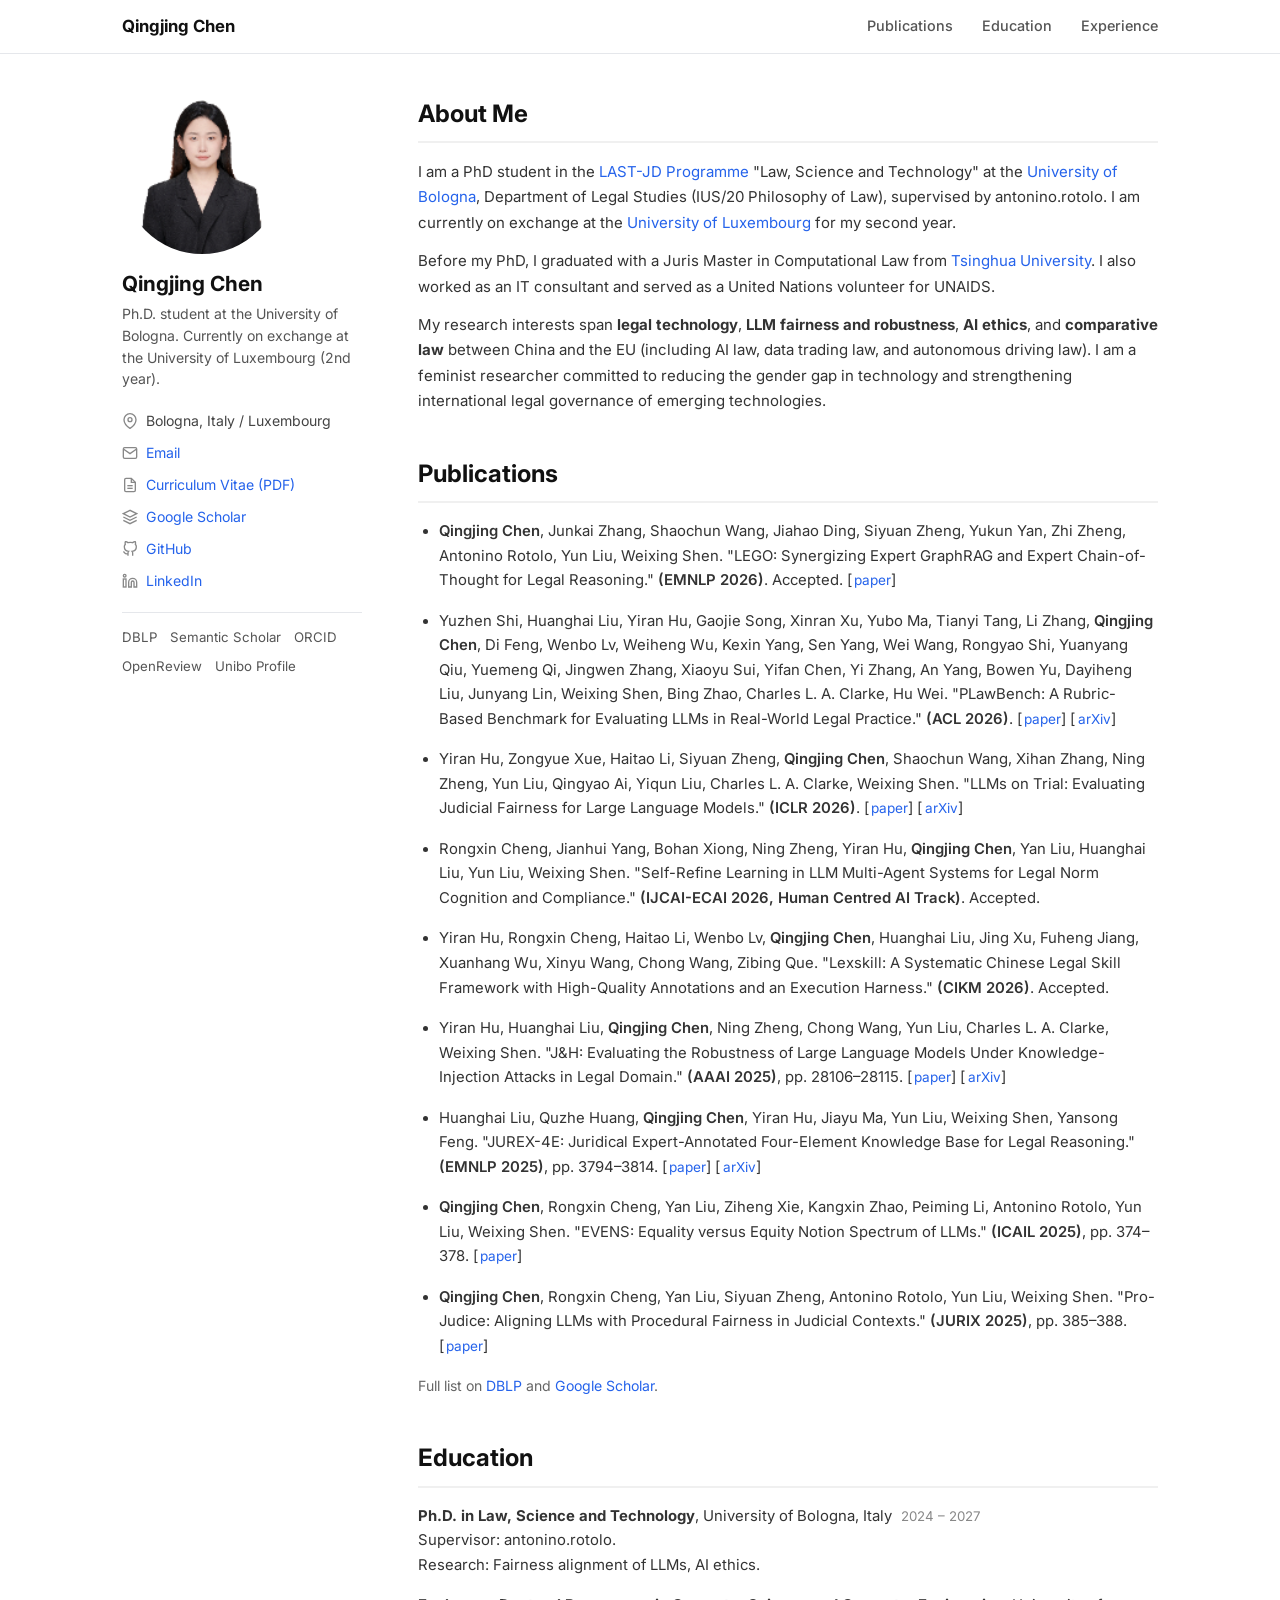
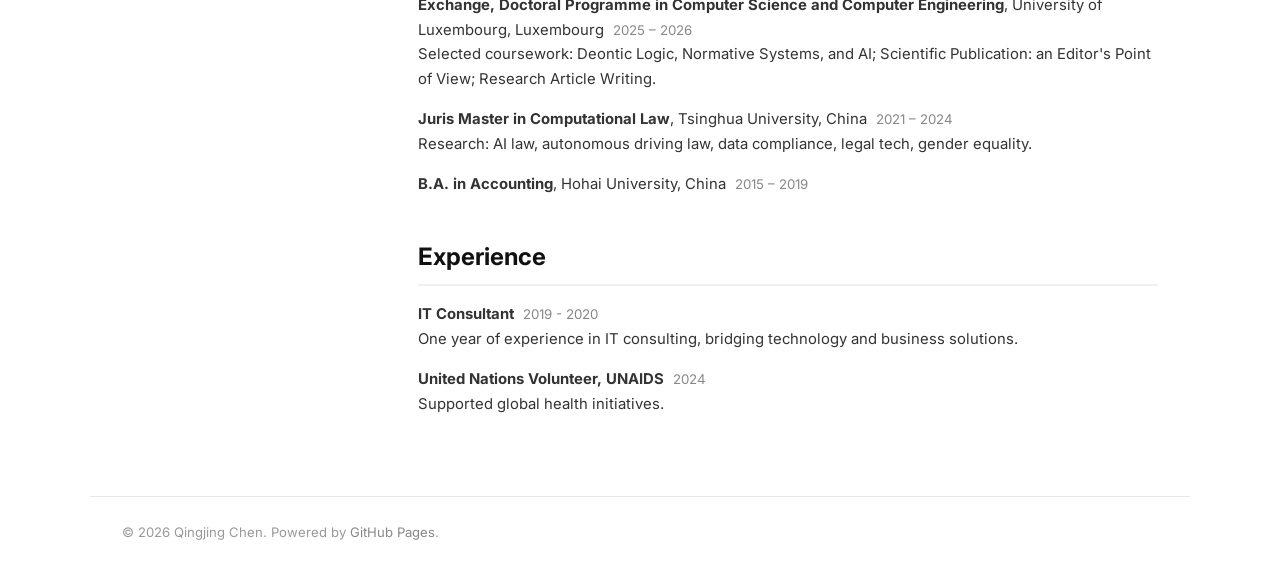
<file: index.html>
<!doctype html>
<html lang="en">
  <head>
    <meta charset="UTF-8" />
    <meta name="viewport" content="width=device-width, initial-scale=1.0" />
    <title>Qingjing Chen | PhD Student, University of Bologna – Legal AI & LLM Fairness</title>
    <meta name="description" content="Qingjing Chen (陈清静) – PhD student at the University of Bologna. Research on legal technology, LLM fairness, LLM robustness, AI ethics, and China-EU comparative law." />
    <meta name="keywords" content="Qingjing Chen, 陈清静, University of Bologna, Tsinghua University, legal technology, LLM fairness, AI ethics, computational law, LAST-JD, legal AI" />
    <meta name="author" content="Qingjing Chen" />
    <link rel="canonical" href="https://qingjingchen.github.io/" />

    <!-- Open Graph / Social -->
    <meta property="og:type" content="website" />
    <meta property="og:title" content="Qingjing Chen – PhD Student, University of Bologna" />
    <meta property="og:description" content="Research on legal technology, LLM fairness & robustness, AI ethics, and China-EU comparative law." />
    <meta property="og:url" content="https://qingjingchen.github.io/" />
    <meta property="og:image" content="https://qingjingchen.github.io/photo.jpg" />

    <!-- Structured Data for Google -->
    <script type="application/ld+json">
    {
      "@context": "https://schema.org",
      "@type": "Person",
      "name": "Qingjing Chen",
      "alternateName": "陈清静",
      "url": "https://qingjingchen.github.io/",
      "image": "https://qingjingchen.github.io/photo.jpg",
      "jobTitle": "PhD Student",
      "affiliation": {
        "@type": "Organization",
        "name": "University of Bologna",
        "url": "https://www.unibo.it/en"
      },
      "alumniOf": [
        { "@type": "Organization", "name": "Tsinghua University" },
        { "@type": "Organization", "name": "Hohai University" }
      ],
      "sameAs": [
        "https://scholar.google.com/citations?user=sPgLySsAAAAJ",
        "https://dblp.org/pid/400/8189.html",
        "https://orcid.org/0009-0009-0591-0891",
        "https://www.semanticscholar.org/author/Qingjing-Chen/2347043166",
        "https://openreview.net/profile?id=~Qingjing_Chen1",
        "https://www.linkedin.com/feed/",
        "https://github.com/QingjingChen"
      ]
    }
    </script>

    <link rel="preconnect" href="https://fonts.googleapis.com" />
    <link rel="preconnect" href="https://fonts.gstatic.com" crossorigin />
    <link
      href="https://fonts.googleapis.com/css2?family=Inter:wght@400;500;600;700&display=swap"
      rel="stylesheet"
    />
    <link rel="stylesheet" href="styles.css" />
  </head>
  <body>
    <nav class="top-nav">
      <div class="nav-inner">
        <a class="nav-brand" href="#">Qingjing Chen</a>
        <div class="nav-links">
          <a href="#publications">Publications</a>
          <a href="#education">Education</a>
          <a href="#experience">Experience</a>
        </div>
      </div>
    </nav>

    <div class="page-wrap">
      <aside class="sidebar">
        <div class="sidebar-sticky">
          <img class="avatar" src="photo.jpg" alt="Qingjing Chen" />
          <h1 class="author-name">Qingjing Chen</h1>
          <p class="author-bio">Ph.D. student at the University of Bologna. Currently on exchange at the University of Luxembourg (2nd year).</p>

          <ul class="author-meta">
            <li>
              <svg width="16" height="16" viewBox="0 0 24 24" fill="none" stroke="currentColor" stroke-width="2"><path d="M21 10c0 7-9 13-9 13s-9-6-9-13a9 9 0 0118 0z"/><circle cx="12" cy="10" r="3"/></svg>
              Bologna, Italy / Luxembourg
            </li>
            <li>
              <svg width="16" height="16" viewBox="0 0 24 24" fill="none" stroke="currentColor" stroke-width="2"><path d="M4 4h16c1.1 0 2 .9 2 2v12c0 1.1-.9 2-2 2H4c-1.1 0-2-.9-2-2V6c0-1.1.9-2 2-2z"/><polyline points="22,6 12,13 2,6"/></svg>
              <a href="mailto:qingjing.chen2@unibo.it">Email</a>
            </li>
            <li>
              <svg width="16" height="16" viewBox="0 0 24 24" fill="none" stroke="currentColor" stroke-width="2"><path d="M14 2H6a2 2 0 00-2 2v16a2 2 0 002 2h12a2 2 0 002-2V8z"/><polyline points="14 2 14 8 20 8"/><line x1="16" y1="13" x2="8" y2="13"/><line x1="16" y1="17" x2="8" y2="17"/></svg>
              <a href="cv.pdf" target="_blank" rel="noreferrer">Curriculum Vitae (PDF)</a>
            </li>
            <li>
              <svg width="16" height="16" viewBox="0 0 24 24" fill="none" stroke="currentColor" stroke-width="2"><path d="M12 2L2 7l10 5 10-5-10-5z"/><path d="M2 17l10 5 10-5"/><path d="M2 12l10 5 10-5"/></svg>
              <a href="https://scholar.google.com/citations?hl=zh-CN&user=sPgLySsAAAAJ" target="_blank" rel="noreferrer">Google Scholar</a>
            </li>
            <li>
              <svg width="16" height="16" viewBox="0 0 24 24" fill="none" stroke="currentColor" stroke-width="2"><path d="M9 19c-5 1.5-5-2.5-7-3m14 6v-3.87a3.37 3.37 0 00-.94-2.61c3.14-.35 6.44-1.54 6.44-7A5.44 5.44 0 0020 4.77 5.07 5.07 0 0019.91 1S18.73.65 16 2.48a13.38 13.38 0 00-7 0C6.27.65 5.09 1 5.09 1A5.07 5.07 0 005 4.77a5.44 5.44 0 00-1.5 3.78c0 5.42 3.3 6.61 6.44 7A3.37 3.37 0 009 18.13V22"/></svg>
              <a href="https://github.com/QingjingChen" target="_blank" rel="noreferrer">GitHub</a>
            </li>
            <li>
              <svg width="16" height="16" viewBox="0 0 24 24" fill="none" stroke="currentColor" stroke-width="2"><path d="M16 8a6 6 0 016 6v7h-4v-7a2 2 0 00-4 0v7h-4v-7a6 6 0 016-6z"/><rect x="2" y="9" width="4" height="12"/><circle cx="4" cy="4" r="2"/></svg>
              <a href="https://www.linkedin.com/feed/" target="_blank" rel="noreferrer">LinkedIn</a>
            </li>
          </ul>

          <div class="sidebar-links">
            <a href="https://dblp.org/pid/400/8189.html" target="_blank" rel="noreferrer">DBLP</a>
            <a href="https://www.semanticscholar.org/author/Qingjing-Chen/2347043166" target="_blank" rel="noreferrer">Semantic Scholar</a>
            <a href="https://orcid.org/0009-0009-0591-0891" target="_blank" rel="noreferrer">ORCID</a>
            <a href="https://openreview.net/profile?id=~Qingjing_Chen1" target="_blank" rel="noreferrer">OpenReview</a>
            <a href="https://www.unibo.it/sitoweb/qingjing.chen2/en" target="_blank" rel="noreferrer">Unibo Profile</a>
          </div>
        </div>
      </aside>

      <main class="content">
        <section id="about">
          <h2>About Me</h2>
          <p>
            I am a PhD student in the <a href="https://last-jd-rioe.eu/" target="_blank" rel="noreferrer">LAST-JD Programme</a>
            "Law, Science and Technology" at the <a href="https://www.unibo.it/en" target="_blank" rel="noreferrer">University of Bologna</a>,
            Department of Legal Studies (IUS/20 Philosophy of Law), supervised by
            antonino.rotolo.
            I am currently on exchange at the
            <a href="https://www.uni.lu/" target="_blank" rel="noreferrer">University of Luxembourg</a> for my second year.
          </p>
          <p>
            Before my PhD, I graduated with a Juris Master in Computational Law from
            <a href="https://www.tsinghua.edu.cn/en/" target="_blank" rel="noreferrer">Tsinghua University</a>.
            I also worked as an IT consultant and served as a United Nations volunteer for UNAIDS.
          </p>
          <p>
            My research interests span <strong>legal technology</strong>, <strong>LLM fairness and robustness</strong>,
            <strong>AI ethics</strong>, and <strong>comparative law</strong> between China and the EU
            (including AI law, data trading law, and autonomous driving law). I am a feminist researcher committed to
            reducing the gender gap in technology and strengthening international legal governance of emerging technologies.
          </p>
        </section>

        <section id="publications">
          <h2>Publications</h2>
          <ul class="pub-list">
            <li>
              <strong>Qingjing Chen</strong>, Junkai Zhang, Shaochun Wang, Jiahao Ding, Siyuan Zheng,
              Yukun Yan, Zhi Zheng, Antonino Rotolo, Yun Liu, Weixing Shen.
              "LEGO: Synergizing Expert GraphRAG and Expert Chain-of-Thought for Legal Reasoning."
              <strong>(EMNLP 2026)</strong>. Accepted.
              [<a href="https://openreview.net/forum?id=YkRAEWD3mu" target="_blank" rel="noreferrer">paper</a>]
            </li>
            <li>
              Yuzhen Shi, Huanghai Liu, Yiran Hu, Gaojie Song, Xinran Xu, Yubo Ma, Tianyi Tang, Li Zhang,
              <strong>Qingjing Chen</strong>, Di Feng, Wenbo Lv, Weiheng Wu, Kexin Yang, Sen Yang, Wei Wang,
              Rongyao Shi, Yuanyang Qiu, Yuemeng Qi, Jingwen Zhang, Xiaoyu Sui, Yifan Chen, Yi Zhang, An Yang,
              Bowen Yu, Dayiheng Liu, Junyang Lin, Weixing Shen, Bing Zhao, Charles L. A. Clarke, Hu Wei.
              "PLawBench: A Rubric-Based Benchmark for Evaluating LLMs in Real-World Legal Practice."
              <strong>(ACL 2026)</strong>.
              [<a href="https://openreview.net/forum?id=j8GuBueheh" target="_blank" rel="noreferrer">paper</a>]
              [<a href="https://arxiv.org/abs/2601.16669" target="_blank" rel="noreferrer">arXiv</a>]
            </li>
            <li>
              Yiran Hu, Zongyue Xue, Haitao Li, Siyuan Zheng, <strong>Qingjing Chen</strong>, Shaochun Wang,
              Xihan Zhang, Ning Zheng, Yun Liu, Qingyao Ai, Yiqun Liu, Charles L. A. Clarke, Weixing Shen.
              "LLMs on Trial: Evaluating Judicial Fairness for Large Language Models."
              <strong>(ICLR 2026)</strong>.
              [<a href="https://openreview.net/forum?id=C5Ihi4bVQt" target="_blank" rel="noreferrer">paper</a>]
              [<a href="https://arxiv.org/abs/2507.10852" target="_blank" rel="noreferrer">arXiv</a>]
            </li>
            <li>
              Rongxin Cheng, Jianhui Yang, Bohan Xiong, Ning Zheng, Yiran Hu, <strong>Qingjing Chen</strong>,
              Yan Liu, Huanghai Liu, Yun Liu, Weixing Shen.
              "Self-Refine Learning in LLM Multi-Agent Systems for Legal Norm Cognition and Compliance."
              <strong>(IJCAI-ECAI 2026, Human Centred AI Track)</strong>. Accepted.
            </li>
            <li>
              Yiran Hu, Rongxin Cheng, Haitao Li, Wenbo Lv, <strong>Qingjing Chen</strong>,
              Huanghai Liu, Jing Xu, Fuheng Jiang, Xuanhang Wu, Xinyu Wang, Chong Wang, Zibing Que.
              "Lexskill: A Systematic Chinese Legal Skill Framework with High-Quality Annotations
              and an Execution Harness."
              <strong>(CIKM 2026)</strong>. Accepted.
            </li>
            <li>
              Yiran Hu, Huanghai Liu, <strong>Qingjing Chen</strong>, Ning Zheng, Chong Wang, Yun Liu,
              Charles L. A. Clarke, Weixing Shen.
              "J&amp;H: Evaluating the Robustness of Large Language Models Under Knowledge-Injection Attacks in Legal Domain."
              <strong>(AAAI 2025)</strong>, pp. 28106–28115.
              [<a href="https://doi.org/10.1609/aaai.v39i27.35029" target="_blank" rel="noreferrer">paper</a>]
              [<a href="https://arxiv.org/abs/2503.18360" target="_blank" rel="noreferrer">arXiv</a>]
            </li>
            <li>
              Huanghai Liu, Quzhe Huang, <strong>Qingjing Chen</strong>, Yiran Hu, Jiayu Ma, Yun Liu,
              Weixing Shen, Yansong Feng.
              "JUREX-4E: Juridical Expert-Annotated Four-Element Knowledge Base for Legal Reasoning."
              <strong>(EMNLP 2025)</strong>, pp. 3794–3814.
              [<a href="https://doi.org/10.18653/v1/2025.emnlp-main.188" target="_blank" rel="noreferrer">paper</a>]
              [<a href="https://arxiv.org/abs/2502.17166" target="_blank" rel="noreferrer">arXiv</a>]
            </li>
            <li>
              <strong>Qingjing Chen</strong>, Rongxin Cheng, Yan Liu, Ziheng Xie, Kangxin Zhao, Peiming Li,
              Antonino Rotolo, Yun Liu, Weixing Shen.
              "EVENS: Equality versus Equity Notion Spectrum of LLMs."
              <strong>(ICAIL 2025)</strong>, pp. 374–378.
              [<a href="https://doi.org/10.1145/3769126.3769262" target="_blank" rel="noreferrer">paper</a>]
            </li>
            <li>
              <strong>Qingjing Chen</strong>, Rongxin Cheng, Yan Liu, Siyuan Zheng, Antonino Rotolo,
              Yun Liu, Weixing Shen.
              "Pro-Judice: Aligning LLMs with Procedural Fairness in Judicial Contexts."
              <strong>(JURIX 2025)</strong>, pp. 385–388.
              [<a href="https://doi.org/10.3233/FAIA251616" target="_blank" rel="noreferrer">paper</a>]
            </li>
          </ul>
          <p class="see-more">
            Full list on <a href="https://dblp.org/pid/400/8189.html" target="_blank" rel="noreferrer">DBLP</a>
            and <a href="https://scholar.google.com/citations?hl=zh-CN&user=sPgLySsAAAAJ" target="_blank" rel="noreferrer">Google Scholar</a>.
          </p>
        </section>

        <section id="education">
          <h2>Education</h2>
          <ul class="info-list">
            <li>
              <strong>Ph.D. in Law, Science and Technology</strong>, University of Bologna, Italy
              <span class="year">2024 – 2027</span>
              <br />Supervisor: antonino.rotolo.
              <br />Research: Fairness alignment of LLMs, AI ethics.
            </li>
            <li>
              <strong>Exchange, Doctoral Programme in Computer Science and Computer Engineering</strong>, University of Luxembourg, Luxembourg
              <span class="year">2025 – 2026</span>
              <br />Selected coursework: Deontic Logic, Normative Systems, and AI; Scientific Publication: an Editor's Point of View; Research Article Writing.
            </li>
            <li>
              <strong>Juris Master in Computational Law</strong>, Tsinghua University, China
              <span class="year">2021 – 2024</span>
              <br />Research: AI law, autonomous driving law, data compliance, legal tech, gender equality.
            </li>
            <li>
              <strong>B.A. in Accounting</strong>, Hohai University, China
              <span class="year">2015 – 2019</span>
            </li>
          </ul>
        </section>

        <section id="experience">
          <h2>Experience</h2>
          <ul class="info-list">
            <li>
              <strong>IT Consultant</strong>
              <span class="year">2019 - 2020</span>
              <br />One year of experience in IT consulting, bridging technology and business solutions.
            </li>
            <li>
              <strong>United Nations Volunteer, UNAIDS</strong>
              <span class="year">2024</span>
              <br />Supported global health initiatives.
            </li>
          </ul>
        </section>
      </main>
    </div>

    <footer>
      <p>&copy; 2026 Qingjing Chen. Powered by <a href="https://pages.github.com/" target="_blank" rel="noreferrer">GitHub Pages</a>.</p>
    </footer>
  </body>
</html>
</file>
<file: styles.css>
*,
*::before,
*::after {
  box-sizing: border-box;
  margin: 0;
  padding: 0;
}

body {
  font-family: "Inter", -apple-system, BlinkMacSystemFont, "Segoe UI", Roboto, sans-serif;
  color: #333;
  background: #fff;
  line-height: 1.7;
  font-size: 15px;
}

a {
  color: #2563eb;
  text-decoration: none;
}

a:hover {
  text-decoration: underline;
}

/* ── Top Nav ── */
.top-nav {
  position: sticky;
  top: 0;
  z-index: 100;
  background: #fff;
  border-bottom: 1px solid #e5e7eb;
}

.nav-inner {
  max-width: 1100px;
  margin: 0 auto;
  padding: 0.75rem 2rem;
  display: flex;
  justify-content: space-between;
  align-items: center;
}

.nav-brand {
  font-weight: 700;
  font-size: 1.05rem;
  color: #111;
  text-decoration: none;
}

.nav-brand:hover {
  text-decoration: none;
  color: #2563eb;
}

.nav-links {
  display: flex;
  gap: 1.8rem;
}

.nav-links a {
  font-size: 0.9rem;
  color: #555;
  font-weight: 500;
}

.nav-links a:hover {
  color: #2563eb;
  text-decoration: none;
}

/* ── Page Layout ── */
.page-wrap {
  max-width: 1100px;
  margin: 0 auto;
  padding: 2.5rem 2rem;
  display: flex;
  gap: 3.5rem;
}

/* ── Sidebar ── */
.sidebar {
  width: 240px;
  flex-shrink: 0;
}

.sidebar-sticky {
  position: sticky;
  top: 5rem;
}

.avatar {
  width: 160px;
  height: 160px;
  border-radius: 50%;
  object-fit: cover;
  display: block;
  margin-bottom: 1rem;
}

.author-name {
  font-size: 1.3rem;
  font-weight: 700;
  color: #111;
  margin-bottom: 0.4rem;
  line-height: 1.3;
}

.author-bio {
  font-size: 0.88rem;
  color: #555;
  margin-bottom: 1.2rem;
  line-height: 1.55;
}

.author-meta {
  list-style: none;
  font-size: 0.88rem;
  color: #444;
  margin-bottom: 1.2rem;
}

.author-meta li {
  display: flex;
  align-items: center;
  gap: 0.5rem;
  margin-bottom: 0.5rem;
}

.author-meta svg {
  color: #888;
  flex-shrink: 0;
}

.author-meta a {
  color: #2563eb;
}

.sidebar-links {
  display: flex;
  flex-wrap: wrap;
  gap: 0.4rem 0.8rem;
  font-size: 0.83rem;
  padding-top: 0.8rem;
  border-top: 1px solid #e5e7eb;
}

.sidebar-links a {
  color: #555;
}

.sidebar-links a:hover {
  color: #2563eb;
}

/* ── Main Content ── */
.content {
  flex: 1;
  min-width: 0;
}

.content section {
  margin-bottom: 2.5rem;
}

.content h2 {
  font-size: 1.5rem;
  font-weight: 700;
  color: #111;
  margin-bottom: 1rem;
  padding-bottom: 0.4rem;
  border-bottom: 2px solid #f0f0f0;
}

.content p {
  margin-bottom: 0.8rem;
}

/* ── Publication List ── */
.pub-list {
  list-style: disc;
  padding-left: 1.3rem;
}

.pub-list li {
  margin-bottom: 1rem;
  font-size: 0.93rem;
  line-height: 1.65;
}

.pub-list li strong {
  font-weight: 600;
}

.pub-list li a {
  font-size: 0.85rem;
  margin-left: 0.15rem;
}

.see-more {
  font-size: 0.88rem;
  color: #666;
  margin-top: 0.5rem;
}

/* ── Education & Experience ── */
.info-list {
  list-style: none;
  padding: 0;
}

.info-list li {
  margin-bottom: 1rem;
  font-size: 0.93rem;
  line-height: 1.65;
}

.year {
  display: inline-block;
  font-size: 0.83rem;
  color: #888;
  margin-left: 0.3rem;
}

/* ── Footer ── */
footer {
  max-width: 1100px;
  margin: 0 auto;
  padding: 1.5rem 2rem 2.5rem;
  border-top: 1px solid #e5e7eb;
  font-size: 0.82rem;
  color: #999;
}

footer a {
  color: #888;
}

/* ── Responsive ── */
@media (max-width: 768px) {
  .page-wrap {
    flex-direction: column;
    gap: 2rem;
    padding: 1.5rem 1.2rem;
  }

  .sidebar {
    width: 100%;
  }

  .sidebar-sticky {
    position: static;
    display: flex;
    flex-wrap: wrap;
    gap: 1rem;
    align-items: flex-start;
  }

  .avatar {
    width: 100px;
    height: 100px;
  }

  .sidebar-sticky > *:not(.avatar) {
    flex: 1;
    min-width: 200px;
  }

  .nav-inner {
    padding: 0.6rem 1.2rem;
  }

  .nav-links {
    gap: 1rem;
  }

  .nav-links a {
    font-size: 0.85rem;
  }

  footer {
    padding: 1.5rem 1.2rem;
  }
}

@media (max-width: 480px) {
  .nav-links {
    gap: 0.7rem;
  }

  .sidebar-sticky {
    flex-direction: column;
  }
}
</file>
